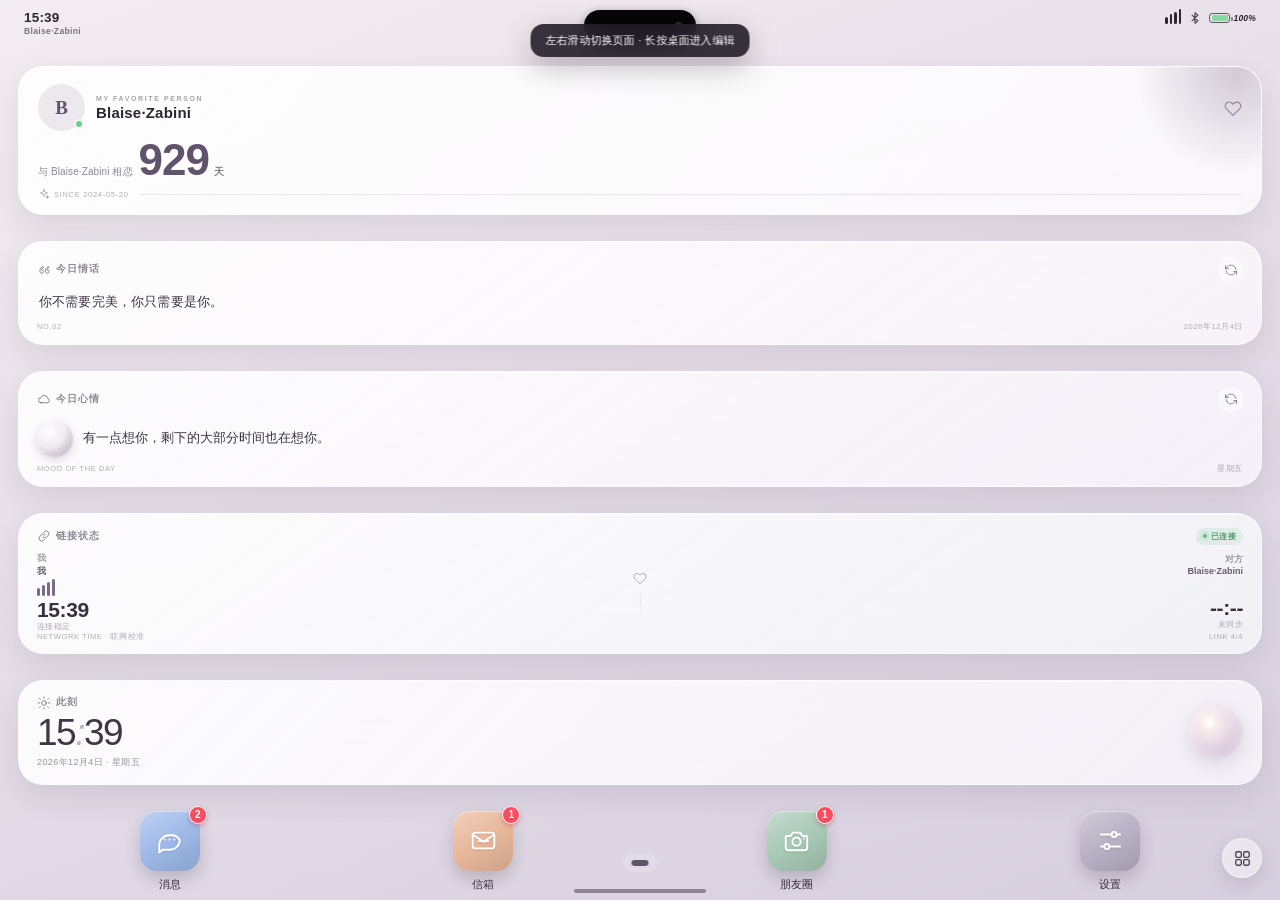
<file: index.html>
<!doctype html>
<html lang="zh-CN">
<head>
<meta charset="utf-8">
<meta name="viewport" content="width=device-width, initial-scale=1, viewport-fit=cover, maximum-scale=1, user-scalable=no">
<meta name="theme-color" content="#e9e2ea">
<title>Blaise · 主页</title>
<link rel="stylesheet" href="css/app.css">
</head>
<body>
<div class="stage-glow"></div>

<div id="phone" class="phone">
  <div id="statusbar" class="statusbar"></div>
  <div id="screen" class="screen">
    <div id="desktop" class="desktop"></div>
    <div id="home-indicator" class="home-indicator"><i></i></div>
  </div>

  <div id="app-layer" class="app-layer"></div>
  <div id="call-layer" class="call-layer"></div>
  <div id="banner-layer" class="banner-layer"></div>
  <div id="overlay-layer" class="overlay-layer"></div>
  <div id="lock-screen" class="lock-screen"></div>
  <div id="island" class="island"><span class="island-lens"></span><div class="island-content"></div></div>
</div>

<div id="toast-layer" class="toast-layer"></div>

<script src="js/icons.js"></script>
<script src="js/store.js"></script>
<script src="js/engine.js"></script>
<script src="js/widgets.js"></script>
<script src="js/call.js"></script>
<script src="js/apps/chat.js"></script>
<script src="js/apps/mailbox.js"></script>
<script src="js/apps/moments.js"></script>
<script src="js/apps/settings.js"></script>
<script src="js/desktop.js"></script>
<script src="js/main.js"></script>
</body>
</html>
</file>
<file: css/app.css>
/* ============================================================
   Blaise Phone · 样式
   ============================================================ */
:root {
  --app-font: -apple-system, BlinkMacSystemFont, "SF Pro Text", "PingFang SC", "Microsoft YaHei", sans-serif;
  --ink: #2b2630;
  --muted: #8a8290;
  --line: rgba(48, 38, 58, .09);
  --paper: #fbf9fb;
  --accent: #7c6a8a;
  --accent-deep: #60506c;
  --accent-soft: rgba(124, 106, 138, .14);
  --accent-glow: rgba(124, 106, 138, .32);
  --status-h: 56px;
  --phone-w: 430px;
  --phone-h: 932px;
  --radius: 26px;
}
* { box-sizing: border-box; -webkit-tap-highlight-color: transparent; }
html, body { height: 100%; }
body {
  margin: 0;
  font-family: var(--app-font);
  color: var(--ink);
  background: #17141c;
  display: flex;
  align-items: center;
  justify-content: center;
  overflow: hidden;
}
button, input, textarea, select { font: inherit; color: inherit; }
button { border: 0; background: none; cursor: pointer; padding: 0; }
button:disabled { opacity: .45; cursor: default; }
input, textarea, select { outline: none; }
img { display: block; max-width: 100%; }
::-webkit-scrollbar { width: 0; height: 0; }
.ic { flex: 0 0 auto; display: block; }

.stage-glow {
  position: fixed; inset: 0; pointer-events: none;
  background:
    radial-gradient(60% 52% at 22% 18%, rgba(154, 122, 148, .28), transparent 70%),
    radial-gradient(44% 46% at 82% 76%, rgba(104, 120, 148, .22), transparent 70%),
    radial-gradient(40% 40% at 55% 40%, rgba(255, 255, 255, .04), transparent 70%);
}
.stage-glow::after {
  content: ""; position: absolute; inset: 0;
  background-image: radial-gradient(rgba(255,255,255,.08) .6px, transparent .6px);
  background-size: 4px 4px; opacity: .22;
}

/* ---------------- 手机外框 ---------------- */
.phone {
  position: relative;
  width: min(var(--phone-w), 100vw);
  height: min(var(--phone-h), 100dvh);
  border-radius: 54px;
  background: #ded4df;
  overflow: hidden;
  isolation: isolate;
  box-shadow: 0 0 0 1px rgba(255,255,255,.08), 0 40px 90px rgba(0,0,0,.58), 0 4px 20px rgba(0,0,0,.35);
  transition: border-radius .3s;
}
@media (max-width: 540px), (max-height: 940px) {
  .phone { width: 100vw; height: 100dvh; border-radius: 0; }
}
.screen { position: absolute; inset: 0; }
.fullscreen { --status-h: 0px; }
.fullscreen .statusbar { display: none; }
.dark-wall { color: #fff; }

/* ---------------- 状态栏 ---------------- */
.statusbar {
  position: absolute; top: 0; left: 0; right: 0; height: var(--status-h);
  z-index: 45; display: flex; align-items: flex-start; justify-content: space-between;
  padding: 10px 24px 0; pointer-events: none; color: #2b2630;
  transition: color .3s;
}
.dark-wall .statusbar { color: #fff; }
.status-left { display: flex; flex-direction: column; gap: 1px; min-width: 0; padding-top: 1px; }
.status-time { font-size: 13.5px; font-weight: 700; letter-spacing: .2px; line-height: 1; }
.status-name { font-size: 8.5px; letter-spacing: .35px; opacity: .6; font-weight: 600; max-width: 122px; overflow: hidden; text-overflow: ellipsis; white-space: nowrap; }
.status-right { margin-left: auto; display: flex; align-items: center; gap: 7px; padding-top: 1px; }
.status-signal { display: flex; align-items: flex-end; gap: 2px; height: 12px; }
.status-signal i { display: block; width: 2.6px; border-radius: 2px; background: currentColor; opacity: .22; }
.status-signal i.on { opacity: 1; }
.status-bt { display: flex; opacity: .85; }
.status-battery { display: flex; align-items: center; gap: 3px; font-size: 8.5px; font-weight: 700; letter-spacing: .2px; }
.battery-shell { width: 21px; height: 10.5px; border: 1.3px solid currentColor; border-radius: 3.2px; padding: 1.3px; position: relative; opacity: .75; }
.battery-shell::after { content: ""; position: absolute; right: -3.4px; top: 3px; width: 2px; height: 4px; background: currentColor; border-radius: 0 1px 1px 0; opacity: .65; }
.battery-shell i { display: block; height: 100%; border-radius: 1.4px; background: currentColor; transition: width .4s; }
.status-battery.charging .battery-shell i { background: #6ad48c; }

/* ---------------- 灵动岛 ---------------- */
.island {
  position: absolute; top: 10px; left: 50%; transform: translateX(-50%);
  width: 112px; height: 31px; border-radius: 20px; background: #060607;
  z-index: 80; overflow: hidden; color: #fff;
  display: flex; align-items: center; justify-content: flex-end;
  padding: 0 13px; transition: width .45s cubic-bezier(.3,.9,.25,1), height .35s;
  box-shadow: 0 2px 8px rgba(0,0,0,.35);
}
.island-lens { position: absolute; right: 14px; width: 7px; height: 7px; border-radius: 50%; background: #171820; box-shadow: inset 0 0 0 1.2px #30323d; transition: opacity .2s; }
.island.expanded { width: 246px; justify-content: flex-start; padding: 0 12px; }
.island.expanded .island-lens { opacity: 0; }
.island-content { display: flex; align-items: center; gap: 6px; width: 100%; min-width: 0; opacity: 0; transition: opacity .25s .1s; }
.island.expanded .island-content { opacity: 1; }
.island-ico { display: flex; opacity: .85; }
.island-text { font-size: 10.5px; font-weight: 500; white-space: nowrap; overflow: hidden; text-overflow: ellipsis; letter-spacing: .1px; }
.island-live { width: 6px; height: 6px; border-radius: 50%; background: #63d68a; box-shadow: 0 0 0 3px rgba(99,214,138,.18); animation: pulse 1.6s infinite; }
.island-call-label { font-size: 9px; color: #90e0a8; font-weight: 700; letter-spacing: .6px; }
.island.call b { font-size: 12px; font-variant-numeric: tabular-nums; letter-spacing: .5px; }

/* ---------------- 桌面 ---------------- */
.desktop { position: absolute; inset: 0; overflow: hidden; }
.wall-paper {
  position: absolute; inset: -24px; z-index: 0;
  background-size: cover; background-position: center;
  transition: filter .35s, background-image .35s;
}
.wall-dim { position: absolute; inset: 0; z-index: 1; background: #100d14; opacity: 0; transition: opacity .3s; pointer-events: none; }
.wall-grain {
  position: absolute; inset: 0; z-index: 1; pointer-events: none; opacity: .18; mix-blend-mode: soft-light;
  background-image: radial-gradient(rgba(255,255,255,.6) .5px, transparent .5px);
  background-size: 3px 3px;
}
.desktop-pages {
  position: absolute; top: var(--status-h); bottom: 0; left: 0; right: 0;
  display: flex; overflow-x: auto; overflow-y: hidden;
  scroll-snap-type: x mandatory; scroll-behavior: smooth; z-index: 2;
  transition: top .25s;
}
.desktop-page { flex: 0 0 100%; width: 100%; min-width: 0; height: 100%; scroll-snap-align: start; scroll-snap-stop: always; position: relative; }
.page-scroll { height: 100%; width: 100%; overflow-y: auto; overflow-x: hidden; padding: 10px 18px 96px; overscroll-behavior: contain; }
.page-bottom-space { height: 8px; }
.desktop-grid { display: grid; grid-template-columns: repeat(4, minmax(0, 1fr)); gap: 26px 10px; align-content: start; min-width: 0; }
.desk-item { position: relative; min-width: 0; }
.desk-widget { grid-column: 1 / -1; min-width: 0; }
.desk-widget .widget { min-width: 0; }
.desk-app-item { display: flex; justify-content: center; }
.desk-app { width: 100%; display: flex; flex-direction: column; align-items: center; }
.app-icon-wrap { position: relative; width: 60px; height: 60px; display: block; margin: 0 auto; }
.app-icon {
  width: 60px; height: 60px; border-radius: 17px; display: flex; align-items: center; justify-content: center;
  background: var(--app-color, #b8b0c4); color: #fff; position: relative; overflow: hidden;
  box-shadow: 0 8px 16px rgba(37, 28, 45, .18), inset 0 1px 0 rgba(255,255,255,.45);
}
.app-icon::before { content: ""; position: absolute; inset: 0; background: linear-gradient(150deg, rgba(255,255,255,.35), rgba(255,255,255,0) 52%, rgba(0,0,0,.12)); }
.app-icon .ic { position: relative; z-index: 1; filter: drop-shadow(0 1px 1px rgba(0,0,0,.1)); }
.app-icon img { width: 100%; height: 100%; object-fit: cover; border-radius: inherit; }
.app-name { font-size: 10.5px; font-weight: 500; margin-top: 7px; text-align: center; color: #332c39; text-shadow: 0 1px 5px rgba(255,255,255,.35); max-width: 78px; white-space: nowrap; overflow: hidden; text-overflow: ellipsis; }
.dark-wall .app-name { color: #fff; text-shadow: 0 1px 6px rgba(0,0,0,.55); }
.app-badge { position: absolute; top: -5px; right: -7px; min-width: 18px; height: 18px; padding: 0 5px; background: #fa4d5f; color: #fff; border-radius: 10px; font-size: 10px; font-weight: 800; display: flex; align-items: center; justify-content: center; border: 1.5px solid rgba(255,255,255,.92); z-index: 4; box-shadow: 0 2px 5px rgba(180,20,50,.3); }
.app-missing { opacity: .4; }

.desk-widget .widget { border-radius: 25px; }
.widget {
  position: relative; overflow: hidden;
  background: rgba(255,255,255,.62);
  border: 1px solid rgba(255,255,255,.62);
  box-shadow: 0 12px 30px rgba(50, 35, 60, .1), inset 0 1px 0 rgba(255,255,255,.7);
  backdrop-filter: blur(24px) saturate(1.15); -webkit-backdrop-filter: blur(24px) saturate(1.15);
}
.widget-missing { padding: 24px; text-align: center; color: var(--muted); font-size: 12px; }
.item-del {
  position: absolute; top: -6px; left: -4px; width: 21px; height: 21px; border-radius: 50%;
  background: #fff; color: #2b2630; display: flex; align-items: center; justify-content: center;
  z-index: 12; box-shadow: 0 2px 6px rgba(0,0,0,.2); border: 1px solid rgba(0,0,0,.06);
}
.desk-widget .item-del { top: -8px; left: -6px; }
.desk-item .item-del { display: none; }
.phone.editing .desk-item .item-del { display: flex; }
.phone.editing .desk-item { animation: jiggle 2.4s ease-in-out infinite; }
.phone.editing .desk-item:nth-child(2n) { animation-delay: .12s; }
.phone.editing .desk-item:nth-child(3n) { animation-delay: .26s; }
.desk-widget .item-del { animation: none; }
.phone.editing .desk-item { touch-action: none; }
.drag-ghost { position: fixed; z-index: 500; pointer-events: none; opacity: .88; transform-origin: center; filter: drop-shadow(0 18px 26px rgba(0,0,0,.25)); }
.drag-origin { opacity: .18; }
.dragging { cursor: grabbing; }
.dragging * { cursor: grabbing !important; }
@keyframes jiggle { 0%,100% { transform: rotate(-.35deg); } 50% { transform: rotate(.35deg); } }

.page-dots {
  position: absolute; left: 50%; bottom: 28px; transform: translateX(-50%);
  display: flex; align-items: center; gap: 6px; z-index: 6;
  padding: 6px 9px; border-radius: 13px;
  background: rgba(255,255,255,.18); backdrop-filter: blur(10px); -webkit-backdrop-filter: blur(10px);
}
.dark-wall .page-dots { background: rgba(0,0,0,.18); }
.page-dots button { width: 6px; height: 6px; border-radius: 4px; background: rgba(40,30,50,.28); transition: .25s; }
.dark-wall .page-dots button { background: rgba(255,255,255,.35); }
.page-dots button.active { width: 17px; background: var(--accent-deep); }
.dark-wall .page-dots button.active { background: #fff; }
.page-dots .dot-add { width: 15px; height: 15px; display: flex; align-items: center; justify-content: center; background: rgba(255,255,255,.35); }
.desk-fab {
  position: absolute; right: 18px; bottom: 22px; z-index: 7;
  width: 40px; height: 40px; border-radius: 50%; display: flex; align-items: center; justify-content: center;
  background: rgba(255,255,255,.46); color: #4a4054; backdrop-filter: blur(16px);
  border: 1px solid rgba(255,255,255,.5); box-shadow: 0 6px 18px rgba(40,30,50,.13);
}
.dark-wall .desk-fab { background: rgba(0,0,0,.28); color: #fff; border-color: rgba(255,255,255,.12); }
.edit-top {
  position: absolute; top: calc(var(--status-h) + 4px); left: 16px; right: 16px; z-index: 8;
  display: flex; align-items: center; justify-content: space-between; font-size: 10px; color: rgba(40,30,50,.6);
  padding: 4px 6px; pointer-events: none;
}
.dark-wall .edit-top { color: rgba(255,255,255,.75); }
.edit-done { pointer-events: auto; padding: 7px 16px; border-radius: 20px; background: var(--accent-deep); color: #fff; font-size: 11px; font-weight: 700; box-shadow: 0 4px 12px var(--accent-glow); }
.add-tile {
  width: 60px; height: 60px; border-radius: 18px; border: 1.4px dashed rgba(70,55,80,.32);
  display: flex; flex-direction: column; align-items: center; justify-content: center; gap: 1px;
  color: rgba(55,45,65,.55); font-size: 8px; margin: 0 auto; background: rgba(255,255,255,.12);
}
.add-tile span { font-size: 8px; }
.home-indicator { position: absolute; left: 50%; bottom: 7px; transform: translateX(-50%); z-index: 50; pointer-events: none; }
.home-indicator i { display: block; width: 132px; height: 4px; border-radius: 3px; background: rgba(35,28,42,.42); }
.dark-wall .home-indicator i { background: rgba(255,255,255,.55); }

/* ---------------- 小组件 ---------------- */
.widget-label { display: flex; align-items: center; gap: 5px; font-size: 9.5px; font-weight: 700; letter-spacing: .9px; color: rgba(48,38,58,.55); text-transform: uppercase; }
.widget-mini { width: 25px; height: 25px; border-radius: 50%; display: flex; align-items: center; justify-content: center; color: rgba(48,38,58,.5); background: rgba(255,255,255,.42); border: 1px solid rgba(255,255,255,.55); }

.love-card { position: relative; padding: 17px 19px 14px; background: linear-gradient(130deg, rgba(255,255,255,.76), rgba(255,255,255,.38)); }
.love-card::before { content: ""; position: absolute; width: 210px; height: 210px; right: -80px; top: -100px; border-radius: 50%; background: radial-gradient(circle, var(--accent-glow), transparent 68%); }
.love-card::after { content: ""; position: absolute; width: 150px; height: 150px; left: -60px; bottom: -100px; border-radius: 50%; background: radial-gradient(circle, rgba(255,255,255,.55), transparent 70%); }
.love-top { display: flex; align-items: center; gap: 11px; position: relative; z-index: 1; }
.love-avatar { position: relative; width: 47px; height: 47px; flex: 0 0 auto; }
.love-avatar .avatar { width: 47px; height: 47px; font-size: 19px; }
.love-online { position: absolute; right: 1px; bottom: 2px; width: 10px; height: 10px; border-radius: 50%; background: #6fce8e; border: 2px solid #f8f3f8; }
.love-id { min-width: 0; }
.love-kicker { font-size: 7px; font-weight: 800; letter-spacing: 1.6px; color: rgba(48,38,58,.42); margin-bottom: 2px; }
.love-name { font-size: 15px; font-weight: 700; letter-spacing: .2px; white-space: nowrap; overflow: hidden; text-overflow: ellipsis; }
.love-heart { margin-left: auto; color: var(--accent); opacity: .75; }
.love-days { display: flex; align-items: baseline; gap: 5px; margin-top: 9px; position: relative; z-index: 1; }
.love-pre { font-size: 10px; color: rgba(48,38,58,.55); letter-spacing: .1px; }
.love-num { font-size: 44px; font-weight: 800; letter-spacing: -1px; line-height: .92; color: var(--accent-deep); font-variant-numeric: tabular-nums; margin-left: 1px; }
.love-unit { font-size: 10px; font-weight: 600; color: rgba(48,38,58,.6); }
.love-foot { display: flex; align-items: center; gap: 4px; margin-top: 8px; font-size: 7.5px; letter-spacing: .7px; color: rgba(48,38,58,.36); text-transform: uppercase; position: relative; z-index: 1; }
.love-line { flex: 1; height: 1px; background: rgba(48,38,58,.1); margin-left: 6px; }

.quote-card { padding: 15px 18px 12px; background: linear-gradient(145deg, rgba(255,255,255,.72), rgba(250,244,249,.42)); }
.quote-head, .mood-head, .link-head { display: flex; align-items: center; justify-content: space-between; gap: 8px; }
.quote-text { margin: 10px 2px 9px; font-size: 13px; line-height: 1.55; color: #3a3240; letter-spacing: .15px; font-weight: 500; }
.quote-foot { display: flex; align-items: center; justify-content: space-between; font-size: 7.5px; letter-spacing: .6px; color: rgba(48,38,58,.36); text-transform: uppercase; }
.mood-card { padding: 15px 18px 12px; background: linear-gradient(145deg, rgba(255,255,255,.7), rgba(244,240,250,.42)); }
.mood-body { display: flex; align-items: center; gap: 10px; margin: 9px 0 7px; }
.mood-orb { width: 36px; height: 36px; border-radius: 50%; flex: 0 0 auto; background: radial-gradient(circle at 35% 30%, #fff, var(--accent-soft) 45%, var(--accent) 100%); box-shadow: inset 0 0 10px rgba(255,255,255,.6), 0 3px 10px var(--accent-glow); opacity: .8; }
.mood-body p { margin: 0; font-size: 12.5px; line-height: 1.5; color: #3a3240; }

.link-card { padding: 14px 18px 11px; background: linear-gradient(145deg, rgba(255,255,255,.7), rgba(240,244,247,.42)); }
.link-card.is-off { opacity: .72; filter: saturate(.6); }
.link-pill { display: flex; align-items: center; gap: 4px; font-size: 8px; font-weight: 700; letter-spacing: .4px; padding: 3px 7px; border-radius: 8px; background: rgba(80,70,90,.08); color: rgba(48,38,58,.5); }
.link-pill i { width: 4px; height: 4px; border-radius: 50%; background: #bbb; }
.link-pill.on { background: rgba(92,190,128,.13); color: #4a9b68; }
.link-pill.on i { background: #60c17e; box-shadow: 0 0 0 3px rgba(96,193,126,.14); }
.link-cols { display: flex; align-items: center; justify-content: space-between; gap: 8px; margin-top: 8px; }
.link-col { flex: 1; min-width: 0; }
.link-col.right { text-align: right; }
.link-who { font-size: 8.5px; font-weight: 600; color: rgba(48,38,58,.44); margin-bottom: 5px; }
.link-who span { color: rgba(48,38,58,.72); font-size: 9px; display: block; white-space: nowrap; overflow: hidden; text-overflow: ellipsis; }
.link-time { font-size: 21px; font-weight: 700; letter-spacing: -.4px; color: #38303e; font-variant-numeric: tabular-nums; margin-top: 1px; }
.link-state { font-size: 7.5px; color: rgba(48,38,58,.38); letter-spacing: .4px; }
.link-mid { display: flex; flex-direction: column; align-items: center; gap: 4px; color: var(--accent); opacity: .55; width: 40px; }
.link-mid i { width: 1px; height: 24px; background: linear-gradient(to bottom, transparent, rgba(48,38,58,.16), transparent); }
.signal-bars { display: flex; align-items: flex-end; gap: 2px; height: 13px; margin: 2px 0; }
.signal-bars.right { justify-content: flex-end; }
.signal-bars i { display: block; width: 3px; border-radius: 2px; background: rgba(48,38,58,.16); }
.signal-bars i.on { background: var(--accent); }
.signal-bars.sm { justify-content: flex-end; }
.signal-bars.off-bars i { background: rgba(48,38,58,.1); }
.link-col.right .signal-bars { justify-content: flex-end; }
.clock-card { padding: 15px 18px; display: flex; align-items: center; justify-content: space-between; background: linear-gradient(135deg, rgba(255,255,255,.68), rgba(247,243,250,.4)); }
.clock-time { display: flex; align-items: baseline; font-size: 37px; font-weight: 300; letter-spacing: -1.5px; color: #403645; font-variant-numeric: tabular-nums; line-height: 1; margin: 4px 0 5px; }
.clock-time i { opacity: .35; animation: blink 2s steps(1) infinite; }
.clock-date { font-size: 9px; color: rgba(48,38,58,.48); letter-spacing: .4px; }
.clock-orb { width: 54px; height: 54px; border-radius: 50%; position: relative; background: radial-gradient(circle at 38% 32%, #fff9f0, #e9d9e7 42%, #b9a4c2 100%); box-shadow: inset 0 0 14px rgba(255,255,255,.8), 0 5px 18px rgba(120,90,130,.2); }
.clock-orb::after { content: ""; position: absolute; width: 10px; height: 10px; border-radius: 50%; top: 12px; left: 15px; background: rgba(255,255,255,.7); filter: blur(1px); }
@keyframes blink { 0%, 49% { opacity: .35; } 50%, 100% { opacity: .12; } }
.avatar { display: inline-flex; align-items: center; justify-content: center; border-radius: 50%; background-size: cover; background-position: center; background-color: var(--accent-soft); color: var(--accent-deep); font-weight: 700; overflow: hidden; flex: 0 0 auto; }
.avatar-letter { font-family: "Times New Roman", "Songti SC", serif; font-size: 22px; }

/* ---------------- 应用层 ---------------- */
.app-layer { position: absolute; inset: 0; z-index: 40; pointer-events: none; }
.app-layer.active { pointer-events: auto; }
.app-window {
  position: absolute; inset: 0; padding-top: var(--status-h);
  background: #f7f4f7; display: flex; flex-direction: column; overflow: hidden;
  opacity: 0; transform: scale(.965); transform-origin: 50% 42%;
  transition: opacity .28s, transform .32s cubic-bezier(.2,.9,.25,1);
}
.app-window.open { opacity: 1; transform: scale(1); }
.app-window.closing { opacity: 0; transform: scale(.98); }
.fullscreen .app-window { padding-top: 0; }
.app-top {
  flex: 0 0 auto; height: 54px; display: flex; align-items: center; gap: 8px;
  padding: 0 14px; position: relative; z-index: 3;
  background: rgba(250,248,250,.72); backdrop-filter: blur(22px); -webkit-backdrop-filter: blur(22px);
  border-bottom: 1px solid rgba(50,40,60,.06);
}
.icon-btn { width: 34px; height: 34px; border-radius: 50%; display: flex; align-items: center; justify-content: center; color: #4b4253; }
.icon-btn:active { background: rgba(0,0,0,.06); }
.app-top-title { flex: 1; text-align: center; min-width: 0; }
.app-top-title h1 { font-size: 15px; font-weight: 700; margin: 0; letter-spacing: .3px; }
.app-top-title span { font-size: 8px; letter-spacing: 1.4px; text-transform: uppercase; color: var(--muted); display: block; margin-top: 2px; }
.app-crash { margin: auto; padding: 30px; text-align: center; color: var(--muted); }
.app-crash b { display: block; color: var(--ink); margin-bottom: 8px; }

/* ---------------- 通知条幅 ---------------- */
.banner-layer { position: absolute; top: calc(var(--status-h) + 6px); left: 12px; right: 12px; z-index: 92; display: flex; flex-direction: column; gap: 7px; pointer-events: none; }
.notification-banner {
  pointer-events: auto; width: 100%; display: flex; align-items: center; gap: 9px; text-align: left;
  padding: 10px 12px; border-radius: 18px;
  background: rgba(252,250,252,.86); backdrop-filter: blur(26px) saturate(1.2); -webkit-backdrop-filter: blur(26px);
  box-shadow: 0 10px 30px rgba(35,25,45,.2), inset 0 1px 0 rgba(255,255,255,.8);
  border: 1px solid rgba(255,255,255,.65);
  opacity: 0; transform: translateY(-14px) scale(.97); transition: .32s cubic-bezier(.2,.9,.25,1);
}
.notification-banner.show { opacity: 1; transform: none; }
.nb-icon { width: 34px; height: 34px; border-radius: 10px; background: var(--accent-soft); color: var(--accent-deep); display: flex; align-items: center; justify-content: center; flex: 0 0 auto; }
.nb-copy { display: flex; flex-direction: column; min-width: 0; flex: 1; gap: 1px; }
.nb-copy b { font-size: 11px; font-weight: 700; }
.nb-copy span { font-size: 10px; color: #6d6474; white-space: nowrap; overflow: hidden; text-overflow: ellipsis; }
.nb-time { font-size: 8px; color: #9a92a2; align-self: flex-start; }

/* ---------------- 弹层 ---------------- */
.overlay-layer { position: absolute; inset: 0; z-index: 100; pointer-events: none; }
.overlay-layer > * { pointer-events: auto; }
.sheet-overlay {
  position: absolute; inset: 0; display: flex; align-items: flex-end;
  background: rgba(20,15,26,.32); backdrop-filter: blur(5px); -webkit-backdrop-filter: blur(5px);
  opacity: 0; transition: opacity .25s;
}
.sheet-overlay.show { opacity: 1; }
.sheet {
  width: 100%; max-height: 89%; display: flex; flex-direction: column;
  background: var(--paper); border-radius: 30px 30px 0 0;
  box-shadow: 0 -14px 50px rgba(30,20,40,.22);
  transform: translateY(34px); transition: transform .32s cubic-bezier(.2,.9,.25,1);
  padding-bottom: env(safe-area-inset-bottom);
}
.sheet-overlay.show .sheet { transform: translateY(0); }
.sheet-grab { padding: 9px 0 3px; cursor: grab; touch-action: none; }
.sheet-grab i { display: block; width: 36px; height: 4px; border-radius: 3px; background: rgba(50,40,60,.16); margin: 0 auto; }
.sheet-head { display: flex; align-items: flex-start; justify-content: space-between; gap: 10px; padding: 7px 20px 10px; }
.sheet-head h2 { margin: 0; font-size: 18px; font-weight: 700; letter-spacing: .2px; }
.sheet-head p { margin: 3px 0 0; font-size: 9px; letter-spacing: .5px; color: var(--muted); text-transform: uppercase; }
.sheet-close { width: 28px; height: 28px; border-radius: 50%; background: rgba(50,40,60,.06); display: flex; align-items: center; justify-content: center; color: #6a6072; flex: 0 0 auto; }
.sheet-content { overflow-y: auto; padding: 2px 20px 18px; overscroll-behavior: contain; }
.sheet-footer { display: flex; gap: 9px; padding: 10px 20px calc(16px + env(safe-area-inset-bottom)); border-top: 1px solid rgba(50,40,60,.06); background: rgba(251,249,251,.9); }
.sheet-footer .btn { flex: 1; }

/* 通用控件 */
.btn { display: inline-flex; align-items: center; justify-content: center; gap: 5px; padding: 11px 16px; border-radius: 14px; font-size: 12px; font-weight: 600; transition: .2s; border: 1px solid transparent; }
.btn.primary { background: var(--accent-deep); color: #fff; box-shadow: 0 6px 16px var(--accent-glow); }
.btn.soft { background: rgba(124,106,138,.09); color: var(--accent-deep); border-color: rgba(124,106,138,.1); }
.btn.ghost { background: rgba(50,40,60,.045); color: #6b6273; }
.btn.danger { background: rgba(214,74,96,.1); color: #c34156; border-color: rgba(214,74,96,.12); }
.btn.full { width: 100%; }
.btn:active { transform: scale(.98); }
.btn-row { display: flex; gap: 8px; margin: 8px 0; flex-wrap: wrap; }
.btn-row .btn { flex: 1; }
.mini-btn { display: inline-flex; align-items: center; gap: 4px; padding: 6px 9px; border-radius: 9px; background: rgba(50,40,60,.05); color: #6b6273; font-size: 9.5px; font-weight: 600; white-space: nowrap; }
.mini-btn.active { background: var(--accent-soft); color: var(--accent-deep); }
.mini-btn.danger { color: #c34156; background: rgba(214,74,96,.08); }
.field { display: flex; flex-direction: column; gap: 5px; margin: 10px 0; }
.field > span { font-size: 9.5px; font-weight: 600; letter-spacing: .3px; color: #8b8294; }
.field input, .field textarea, .field select {
  width: 100%; border: 1px solid rgba(50,40,60,.08); background: rgba(255,255,255,.68);
  border-radius: 12px; padding: 10px 12px; font-size: 13px; color: var(--ink); resize: vertical;
}
.field input:focus, .field textarea:focus, .field select:focus { border-color: var(--accent); box-shadow: 0 0 0 3px var(--accent-soft); }
.field textarea { line-height: 1.55; }
.editor-hint { font-size: 9.5px; line-height: 1.55; color: #918899; margin: 8px 0; }
.editor-hint.center { text-align: center; }
.field input[type="color"] { padding: 3px; height: 38px; }
.editor-quote { background: rgba(124,106,138,.06); border-left: 2px solid var(--accent); border-radius: 4px 12px 12px 4px; padding: 11px 13px; font-size: 12px; line-height: 1.6; color: #4d4355; margin: 4px 0 10px; }
.editor-avatar-row { display: flex; align-items: center; gap: 12px; margin-bottom: 10px; }
.editor-avatar-row b { font-size: 12px; display: block; }
.editor-avatar-row small { font-size: 9px; color: var(--muted); }
.editor-avatar { position: relative; width: 58px; height: 58px; border-radius: 50%; }
.editor-avatar .avatar { width: 58px; height: 58px; font-size: 23px; }
.editor-avatar > span { position: absolute; right: -2px; bottom: 0; width: 22px; height: 22px; border-radius: 50%; background: var(--accent-deep); color: #fff; display: flex; align-items: center; justify-content: center; border: 2px solid var(--paper); }
.confirm-text { font-size: 12.5px; line-height: 1.65; color: #605768; margin: 4px 0 6px; }
.switch { width: 42px; height: 25px; border-radius: 14px; background: rgba(50,40,60,.13); position: relative; transition: background .25s; flex: 0 0 auto; }
.switch i { position: absolute; top: 2.5px; left: 2.5px; width: 20px; height: 20px; border-radius: 50%; background: #fff; box-shadow: 0 2px 5px rgba(30,20,40,.2); transition: transform .25s cubic-bezier(.2,.9,.25,1); }
.switch.on { background: var(--accent); }
.switch.on i { transform: translateX(17px); }

/* 锁屏 */
.lock-screen { position: absolute; inset: 0; z-index: 110; color: #fff; opacity: 0; pointer-events: none; transition: opacity .35s; overflow: hidden; }
.lock-screen.show { opacity: 1; pointer-events: auto; }
.lock-wall { position: absolute; inset: -20px; background-size: cover; background-position: center; filter: blur(2px); }
.lock-shade { position: absolute; inset: 0; background: linear-gradient(to bottom, rgba(10,8,14,.15), rgba(10,8,14,.5)); }
.lock-top { position: absolute; top: 24px; left: 0; right: 0; display: flex; align-items: center; justify-content: center; gap: 5px; font-size: 9px; letter-spacing: 1px; opacity: .72; }
.lock-center { position: absolute; top: 76px; left: 0; right: 0; text-align: center; }
.lock-time { display: flex; align-items: baseline; justify-content: center; font-size: 66px; font-weight: 250; letter-spacing: -3px; line-height: 1; font-variant-numeric: tabular-nums; }
.lock-time b { font-weight: 250; }
.lock-time i { opacity: .55; font-style: normal; animation: blink 2s steps(1) infinite; }
.lock-date { margin-top: 8px; font-size: 11px; opacity: .72; letter-spacing: .8px; }
.lock-notes { position: absolute; left: 15px; right: 15px; bottom: 130px; display: flex; flex-direction: column; gap: 7px; }
.lock-note { display: flex; align-items: center; gap: 9px; text-align: left; padding: 10px 11px; border-radius: 15px; background: rgba(255,255,255,.16); backdrop-filter: blur(20px); border: 1px solid rgba(255,255,255,.16); color: #fff; }
.lock-note-ico { width: 28px; height: 28px; border-radius: 8px; background: rgba(255,255,255,.16); display: flex; align-items: center; justify-content: center; }
.lock-note span:nth-child(2) { display: flex; flex-direction: column; min-width: 0; flex: 1; }
.lock-note b { font-size: 10px; }
.lock-note em { font-style: normal; font-size: 9.5px; opacity: .72; white-space: nowrap; overflow: hidden; text-overflow: ellipsis; }
.lock-note small { font-size: 8px; opacity: .55; }
.lock-empty { text-align: center; font-size: 10px; opacity: .5; }
.lock-bottom { position: absolute; left: 0; right: 0; bottom: 26px; text-align: center; font-size: 9px; letter-spacing: .8px; opacity: .7; }
.lock-bottom span { display: inline-flex; align-items: center; gap: 4px; }
.lock-bar { display: block; width: 132px; height: 4px; border-radius: 3px; background: rgba(255,255,255,.7); margin: 16px auto 0; }

/* ---------------- 聊天 ---------------- */
.chat-app { background: #e9e2e9; }
.chat-shell { display: flex; flex-direction: column; height: 100%; position: relative; }
.chat-top { flex: 0 0 auto; height: 52px; display: flex; align-items: center; gap: 4px; padding: 0 8px; position: relative; z-index: 5; background: rgba(250,248,250,.76); backdrop-filter: blur(24px); border-bottom: 1px solid rgba(50,40,60,.055); }
.chat-title { flex: 1; text-align: center; min-width: 0; }
.chat-title-name { font-size: 14px; font-weight: 700; white-space: nowrap; overflow: hidden; text-overflow: ellipsis; letter-spacing: .2px; }
.chat-title-sub { font-size: 8.5px; color: #8e8497; margin-top: 1px; letter-spacing: .3px; }
.chat-main { flex: 1; position: relative; overflow: hidden; }
.chat-wallpaper { position: absolute; inset: 0; background-size: cover; background-position: center; transition: background-image .3s; }
.chat-wallpaper::after { content: ""; position: absolute; inset: 0; background: #141018; opacity: var(--chat-dim, .18); }
.chat-scroll { position: absolute; inset: 0; z-index: 1; overflow-y: auto; padding: 14px 13px 20px; overscroll-behavior: contain; }
.chat-day { text-align: center; margin: 12px 0 14px; }
.chat-day span { display: inline-block; padding: 3px 8px; border-radius: 8px; font-size: 8px; color: #7b7283; background: rgba(255,255,255,.42); letter-spacing: .2px; }
.msg-row { display: flex; align-items: flex-start; gap: 7px; margin: 9px 0; }
.msg-row.mine { flex-direction: row-reverse; }
.msg-avatar { width: 33px; height: 33px; flex: 0 0 auto; border-radius: 10px; overflow: hidden; }
.msg-avatar .avatar { width: 33px; height: 33px; font-size: 13px; border-radius: 10px; }
.msg-avatar-inner { display: flex; }
.msg-stack { max-width: calc(100% - 62px); display: flex; flex-direction: column; align-items: flex-start; }
.msg-row.mine .msg-stack { align-items: flex-end; }
.msg-bubble { padding: 9px 12px; border-radius: 16px; border-top-left-radius: 5px; background: rgba(255,255,255,.94); font-size: var(--chat-font, 15px); line-height: 1.52; color: #332c3a; box-shadow: 0 2px 7px rgba(40,30,50,.07); white-space: pre-wrap; word-break: break-word; letter-spacing: .1px; }
.msg-row.mine .msg-bubble { background: linear-gradient(140deg, var(--accent), var(--accent-deep)); color: #fff; border-radius: 16px; border-top-left-radius: 16px; border-bottom-right-radius: 5px; box-shadow: 0 3px 10px var(--accent-glow); }
.msg-image { max-width: 190px; max-height: 240px; border-radius: 13px; object-fit: cover; cursor: zoom-in; box-shadow: 0 3px 10px rgba(30,20,40,.12); }
.msg-sticker { max-width: 128px; max-height: 128px; border-radius: 8px; object-fit: contain; }
.voice-bubble { display: flex; align-items: center; gap: 8px; padding: 10px 13px; border-radius: 16px; border-top-left-radius: 5px; background: rgba(255,255,255,.94); color: #3d3545; box-shadow: 0 2px 7px rgba(40,30,50,.07); max-width: 200px; }
.msg-row.mine .voice-bubble { background: linear-gradient(140deg, var(--accent), var(--accent-deep)); color: #fff; border-radius: 16px; border-top-left-radius: 16px; border-bottom-right-radius: 5px; }
.voice-waves { display: flex; align-items: center; gap: 2px; height: 14px; }
.voice-waves i { width: 2px; height: 5px; border-radius: 2px; background: currentColor; opacity: .55; }
.voice-waves i:nth-child(2) { height: 10px; } .voice-waves i:nth-child(3) { height: 13px; } .voice-waves i:nth-child(4) { height: 7px; }
.voice-bubble.playing .voice-waves i { animation: wave .6s ease-in-out infinite alternate; }
.voice-bubble.playing .voice-waves i:nth-child(2) { animation-delay: .12s; } .voice-bubble.playing .voice-waves i:nth-child(3) { animation-delay: .24s; } .voice-bubble.playing .voice-waves i:nth-child(4) { animation-delay: .36s; }
.voice-dur { font-size: 10px; opacity: .7; margin-left: auto; }
.voice-dot { width: 5px; height: 5px; border-radius: 50%; background: #f06b7c; }
@keyframes wave { from { transform: scaleY(.5); } to { transform: scaleY(1.25); } }
.redpacket-bubble { display: flex; align-items: center; gap: 9px; width: 210px; padding: 11px 12px; border-radius: 14px; background: linear-gradient(140deg, #f4a261, #e76f51); color: #fff; box-shadow: 0 5px 14px rgba(210,90,55,.25); text-align: left; }
.msg-row.mine .redpacket-bubble { background: linear-gradient(140deg, #f0a06a, #d9684d); }
.redpacket-bubble.is-opened { opacity: .6; filter: saturate(.7); }
.rp-symbol { width: 37px; height: 37px; border-radius: 50%; background: rgba(255,255,255,.18); display: flex; align-items: center; justify-content: center; }
.rp-copy { display: flex; flex-direction: column; gap: 2px; flex: 1; min-width: 0; }
.rp-copy b { font-size: 11px; font-weight: 600; white-space: nowrap; overflow: hidden; text-overflow: ellipsis; }
.rp-copy em { font-style: normal; font-size: 8px; opacity: .7; }
.rp-arrow { opacity: .55; }
.chat-pat, .chat-call { text-align: center; font-size: 8.5px; color: #776d80; margin: 9px 0; display: flex; align-items: center; justify-content: center; gap: 4px; }
.chat-pat span, .chat-call span { background: rgba(255,255,255,.34); padding: 3px 8px; border-radius: 8px; }
.chat-pat { color: #8b728c; }
.chat-call .ic { opacity: .55; }
.typing-row { display: flex; align-items: flex-start; gap: 7px; margin: 9px 0; }
.typing-bubble { padding: 12px 14px; border-radius: 15px; border-top-left-radius: 5px; background: rgba(255,255,255,.9); display: flex; gap: 4px; box-shadow: 0 2px 7px rgba(40,30,50,.07); }
.typing-bubble i { width: 5px; height: 5px; border-radius: 50%; background: #a89dab; animation: typing 1.2s infinite; }
.typing-bubble i:nth-child(2) { animation-delay: .18s; } .typing-bubble i:nth-child(3) { animation-delay: .36s; }
@keyframes typing { 0%,60%,100% { transform: translateY(0); opacity: .4; } 30% { transform: translateY(-3px); opacity: 1; } }
.chat-empty { padding: 70px 30px; text-align: center; color: #7b7183; }
.chat-empty span { display: inline-flex; color: rgba(80,65,90,.3); margin-bottom: 10px; }
.chat-empty p { font-size: 11px; line-height: 1.7; margin: 0; }
.composer { flex: 0 0 auto; position: relative; z-index: 6; background: rgba(250,248,250,.88); backdrop-filter: blur(26px); -webkit-backdrop-filter: blur(26px); border-top: 1px solid rgba(50,40,60,.06); padding: 7px 8px calc(7px + env(safe-area-inset-bottom)); }
.composer-bar { display: flex; align-items: flex-end; gap: 5px; }
.composer-btn { width: 31px; height: 38px; display: flex; align-items: center; justify-content: center; color: #5b5164; border-radius: 10px; flex: 0 0 auto; }
.composer-btn:active { background: rgba(50,40,60,.06); }
.auto-btn { color: var(--accent-deep); }
.input-wrap { flex: 1; position: relative; min-width: 0; background: rgba(255,255,255,.78); border: 1px solid rgba(50,40,60,.07); border-radius: 18px; padding: 5px 36px 5px 12px; min-height: 38px; display: flex; align-items: center; }
.input-wrap textarea { width: 100%; border: 0; background: none; resize: none; font-size: 14px; line-height: 1.45; max-height: 92px; padding: 2px 0; color: #2f2835; }
.input-wrap textarea::placeholder { color: #a49aa9; }
.send-btn { position: absolute; right: 4px; bottom: 4px; width: 29px; height: 29px; border-radius: 50%; background: var(--accent-deep); color: #fff; display: flex; align-items: center; justify-content: center; opacity: 0; transform: scale(.7); transition: .2s; pointer-events: none; }
.send-btn.visible { opacity: 1; transform: scale(1); pointer-events: auto; }
.emoji-panel, .more-panel { position: absolute; left: 0; right: 0; bottom: 100%; background: rgba(251,249,251,.96); backdrop-filter: blur(26px); border-top: 1px solid rgba(50,40,60,.06); box-shadow: 0 -12px 30px rgba(30,20,40,.08); transform: translateY(10px); opacity: 0; pointer-events: none; transition: .22s; max-height: 250px; overflow-y: auto; padding: 10px 12px; }
.emoji-panel.open, .more-panel.open { transform: translateY(0); opacity: 1; pointer-events: auto; }
.emoji-tabs { display: flex; gap: 6px; margin-bottom: 8px; }
.emoji-tabs button { padding: 4px 10px; border-radius: 8px; font-size: 9px; color: #857b8d; }
.emoji-tabs button.active { background: var(--accent-soft); color: var(--accent-deep); font-weight: 700; }
.emoji-grid { display: grid; grid-template-columns: repeat(8, 1fr); gap: 2px; }
.emoji-grid button { height: 34px; font-size: 21px; border-radius: 8px; }
.emoji-grid button:active { background: rgba(0,0,0,.05); }
.emoji-grid.kao { display: none; grid-template-columns: repeat(2, 1fr); }
.emoji-grid.kao button { height: 30px; font-size: 11px; }
.more-grid { display: grid; grid-template-columns: repeat(4, 1fr); gap: 13px 4px; padding: 4px 0 6px; }
.more-grid button { display: flex; flex-direction: column; align-items: center; gap: 7px; }
.more-grid button span { width: 46px; height: 46px; border-radius: 15px; background: #fff; display: flex; align-items: center; justify-content: center; color: #5a5063; box-shadow: 0 3px 9px rgba(40,30,50,.06); border: 1px solid rgba(50,40,60,.045); }
.more-grid button em { font-style: normal; font-size: 9px; color: #756b7d; }
.record-hud { position: absolute; left: 50%; bottom: 92px; transform: translateX(-50%); z-index: 20; width: 190px; padding: 14px 16px; border-radius: 20px; background: rgba(35,28,42,.8); backdrop-filter: blur(18px); color: #fff; text-align: center; box-shadow: 0 12px 30px rgba(0,0,0,.3); }
.record-hud b { display: block; font-size: 18px; margin: 6px 0 2px; font-variant-numeric: tabular-nums; }
.record-hud small { font-size: 8px; opacity: .6; }
.record-hud.cancel { background: rgba(180,50,70,.85); }
.record-wave { display: flex; align-items: center; justify-content: center; gap: 3px; height: 17px; }
.record-wave i { width: 3px; height: 6px; border-radius: 2px; background: #fff; animation: wave .7s infinite alternate; }
.record-wave i:nth-child(2) { animation-delay: .1s; } .record-wave i:nth-child(3) { animation-delay: .2s; } .record-wave i:nth-child(4) { animation-delay: .3s; } .record-wave i:nth-child(5) { animation-delay: .4s; }
.record-hud.cancel .record-wave { display: none; }
.rp-compose { text-align: center; padding-top: 4px; }
.rp-compose-ico { width: 58px; height: 58px; border-radius: 50%; margin: 0 auto 10px; display: flex; align-items: center; justify-content: center; background: linear-gradient(140deg,#f3b27c,#dd7a5b); color: #fff; box-shadow: 0 8px 20px rgba(200,90,60,.25); }
.rp-status { text-align: center; padding: 12px 0 6px; display: flex; flex-direction: column; gap: 5px; }
.rp-status-ico { width: 62px; height: 62px; border-radius: 50%; margin: 0 auto 5px; background: linear-gradient(140deg,#f3b27c,#dd7a5b); color: #fff; display: flex; align-items: center; justify-content: center; }
.rp-status b { font-size: 16px; }
.rp-status span { font-size: 26px; font-weight: 700; color: #d9684d; }
.rp-status p { font-size: 11px; color: #8b7f92; }
.redpacket-overlay { position: absolute; inset: 0; background: linear-gradient(160deg, #c8433f, #9e2b35 55%, #6f1c2a); color: #fff; display: flex; align-items: center; justify-content: center; opacity: 0; transition: opacity .3s; }
.redpacket-overlay.show { opacity: 1; }
.rp-bg-glow { position: absolute; width: 420px; height: 420px; border-radius: 50%; background: radial-gradient(circle, rgba(255,220,170,.35), transparent 68%); top: -120px; right: -120px; }
.rp-close { position: absolute; top: 18px; right: 18px; width: 34px; height: 34px; border-radius: 50%; background: rgba(255,255,255,.14); color: #fff; display: flex; align-items: center; justify-content: center; z-index: 2; }
.rp-card { width: 280px; border-radius: 22px; background: linear-gradient(170deg,#e35b50,#b8333c); box-shadow: 0 24px 60px rgba(40,0,10,.4); padding: 24px 22px 18px; text-align: center; position: relative; transform: translateY(20px) scale(.96); transition: .4s; }
.redpacket-overlay.show .rp-card { transform: none; }
.rp-card.revealed { background: linear-gradient(170deg,#f0d6b4,#d8b487); color: #6a3c32; }
.rp-avatar { width: 50px; height: 50px; border-radius: 50%; overflow: hidden; margin: 0 auto 8px; }
.rp-avatar .avatar { width: 50px; height: 50px; font-size: 20px; }
.rp-from { font-size: 12px; opacity: .8; }
.rp-note { font-size: 18px; font-weight: 700; margin: 10px 0 18px; letter-spacing: .5px; }
.rp-open-btn { width: 66px; height: 66px; border-radius: 50%; background: #f7e2bd; color: #a53a34; font-size: 25px; font-weight: 700; font-family: "Songti SC", serif; box-shadow: 0 6px 16px rgba(60,10,15,.3); transition: .3s; }
.rp-open-btn.spinning { animation: spinCoin .6s ease; }
@keyframes spinCoin { to { transform: rotateY(360deg) scale(.9); } }
.rp-reveal { margin-top: 15px; display: none; flex-direction: column; gap: 2px; }
.rp-reveal.show { display: flex; animation: rise .35s; }
.rp-reveal small { font-size: 8px; opacity: .55; }
.rp-reveal b { font-size: 31px; font-weight: 700; letter-spacing: -.5px; }
.rp-foot { margin-top: 16px; font-size: 8px; opacity: .45; letter-spacing: .5px; }
@keyframes rise { from { opacity: 0; transform: translateY(7px); } to { opacity: 1; transform: none; } }
.image-viewer { position: absolute; inset: 0; background: rgba(8,6,10,.92); display: flex; align-items: center; justify-content: center; opacity: 0; transition: opacity .25s; z-index: 2; }
.image-viewer.show { opacity: 1; }
.image-viewer img { max-width: 92%; max-height: 84%; border-radius: 12px; }
.image-viewer-close { position: absolute; top: 22px; right: 18px; width: 36px; height: 36px; border-radius: 50%; background: rgba(255,255,255,.14); color: #fff; display: flex; align-items: center; justify-content: center; }

/* ---------------- 通话 ---------------- */
.call-layer { position: absolute; inset: 0; z-index: 70; pointer-events: none; }
.call-layer.active { pointer-events: auto; }
.call-screen { position: absolute; inset: 0; overflow: hidden; background: #1c1a22; color: #fff; display: flex; flex-direction: column; }
.call-canvas { position: absolute; inset: 0; width: 100%; height: 100%; z-index: 3; pointer-events: none; }
.call-bg { position: absolute; inset: -20px; background-size: cover; background-position: center; background: radial-gradient(circle at 50% 26%, #5e5069, #2e2937 52%, #17151d); z-index: 0; filter: saturate(.9); }
.call-screen.is-video .call-bg { opacity: .62; filter: blur(1.5px) saturate(.9); transform: scale(1.03); }
.call-screen.is-video .call-bg[style*="background-image"] { background-size: cover; }
.call-shade { position: absolute; inset: 0; z-index: 1; background: linear-gradient(to bottom, rgba(15,12,20,.35), rgba(15,12,20,.18) 45%, rgba(15,12,20,.72)); }
.call-top { position: relative; z-index: 5; display: flex; align-items: center; gap: 10px; padding: 20px 18px 0; }
.call-round-btn { width: 36px; height: 36px; border-radius: 50%; background: rgba(255,255,255,.14); color: #fff; display: flex; align-items: center; justify-content: center; backdrop-filter: blur(10px); }
.call-top-label { font-size: 10px; letter-spacing: 1.4px; opacity: .6; text-transform: uppercase; }
.call-top-spacer { width: 36px; margin-left: auto; }
.call-body { position: relative; z-index: 5; flex: 1; display: flex; flex-direction: column; align-items: center; justify-content: center; padding-bottom: 10px; }
.call-avatar { width: 108px; height: 108px; border-radius: 50%; position: relative; z-index: 2; }
.call-avatar .avatar { width: 108px; height: 108px; font-size: 40px; border: 2px solid rgba(255,255,255,.2); box-shadow: 0 14px 40px rgba(0,0,0,.4); }
.call-rings { position: absolute; top: 50%; left: 50%; transform: translate(-50%,-50%); width: 108px; height: 108px; margin-top: -27px; z-index: 1; }
.call-rings i { position: absolute; inset: 0; border-radius: 50%; border: 1px solid rgba(255,255,255,.2); animation: ringPulse 3s infinite; }
.call-rings i:nth-child(2) { animation-delay: 1s; } .call-rings i:nth-child(3) { animation-delay: 2s; }
@keyframes ringPulse { 0% { transform: scale(1); opacity: .55; } 100% { transform: scale(1.85); opacity: 0; } }
.call-name { font-size: 22px; font-weight: 600; letter-spacing: .5px; margin-top: 24px; text-shadow: 0 2px 10px rgba(0,0,0,.35); }
.call-status { font-size: 10.5px; opacity: .6; margin-top: 6px; letter-spacing: .5px; }
.call-timer { font-size: 12px; opacity: .8; margin-top: 8px; letter-spacing: 1.6px; font-variant-numeric: tabular-nums; min-height: 15px; }
.call-controls { position: relative; z-index: 5; padding: 0 24px calc(28px + env(safe-area-inset-bottom)); }
.call-answer-row { display: flex; align-items: center; justify-content: space-around; padding: 0 20px 8px; }
.call-action { display: flex; flex-direction: column; align-items: center; gap: 7px; }
.call-action > span { font-size: 9px; opacity: .65; letter-spacing: .4px; }
.call-big { width: 66px; height: 66px; border-radius: 50%; display: flex; align-items: center; justify-content: center; color: #fff; box-shadow: 0 10px 26px rgba(0,0,0,.3); }
.call-big.accept { background: #54c47a; }
.call-big.decline, .call-big.hangup { background: #ec5565; }
.call-mini-controls { display: flex; align-items: center; justify-content: space-around; margin-bottom: 22px; }
.call-mini-controls .call-round-btn { width: 46px; height: 46px; }
.call-round-btn.on { background: rgba(255,255,255,.9); color: #2a2530; }
.call-hangup-row { display: flex; justify-content: center; margin-bottom: 4px; }
.call-pill { position: absolute; top: 66px; right: 14px; z-index: 4; display: flex; align-items: center; gap: 7px; padding: 6px 7px 6px 6px; border-radius: 999px; background: rgba(35,30,42,.84); backdrop-filter: blur(20px); color: #fff; box-shadow: 0 10px 28px rgba(0,0,0,.28); border: 1px solid rgba(255,255,255,.12); touch-action: none; }
.call-pill-main { display: flex; align-items: center; gap: 8px; color: #fff; }
.call-pill-avatar { width: 34px; height: 34px; border-radius: 50%; overflow: hidden; }
.call-pill-avatar .avatar { width: 34px; height: 34px; font-size: 13px; }
.call-pill-meta { display: flex; flex-direction: column; align-items: flex-start; line-height: 1.15; }
.call-pill-meta b { font-size: 9.5px; max-width: 96px; overflow: hidden; text-overflow: ellipsis; white-space: nowrap; }
.call-pill-meta em { font-style: normal; font-size: 9px; opacity: .6; font-variant-numeric: tabular-nums; }
.call-pill-hangup { width: 33px; height: 33px; border-radius: 50%; background: #ec5565; color: #fff; display: flex; align-items: center; justify-content: center; margin-left: 2px; }

/* 动效 */
@keyframes pulse { 0%,100% { opacity: 1; } 50% { opacity: .45; } }

/* ---------------- 设置 ---------------- */
.settings-app { background: #f7f4f7; }
.settings-top { gap: 6px; }
.set-tabs { flex: 1; display: flex; justify-content: center; gap: 8px; }
.set-tab { display: flex; flex-direction: column; align-items: center; justify-content: center; gap: 1px; width: 94px; height: 42px; border-radius: 14px; color: #93899c; transition: .22s; }
.set-tab em { font-style: normal; font-size: 8px; letter-spacing: .4px; }
.set-tab.active { background: var(--accent-deep); color: #fff; box-shadow: 0 5px 14px var(--accent-glow); }
.top-spacer { width: 34px; }
.settings-body { flex: 1; overflow-y: auto; overscroll-behavior: contain; }
.settings-page { padding: 14px 16px 40px; }
.settings-hero { display: flex; align-items: center; gap: 13px; padding: 16px; border-radius: 22px; background: linear-gradient(140deg, rgba(255,255,255,.86), rgba(255,255,255,.48)); border: 1px solid rgba(255,255,255,.8); box-shadow: 0 8px 24px rgba(50,35,60,.06); margin-bottom: 16px; position: relative; overflow: hidden; }
.settings-hero::after { content: ""; position: absolute; width: 140px; height: 140px; right: -50px; top: -60px; border-radius: 50%; background: radial-gradient(circle, var(--accent-soft), transparent 70%); }
.hero-avatar { width: 56px; height: 56px; }
.hero-avatar .avatar { width: 56px; height: 56px; font-size: 22px; }
.hero-copy { flex: 1; min-width: 0; }
.hero-copy > span { font-size: 7px; font-weight: 800; letter-spacing: 1.8px; color: #a79dac; }
.hero-copy h2 { font-size: 17px; margin: 2px 0 3px; font-weight: 700; letter-spacing: .2px; white-space: nowrap; overflow: hidden; text-overflow: ellipsis; }
.hero-copy p { margin: 0; font-size: 9.5px; color: #817789; }
.hero-copy p b { font-size: 15px; color: var(--accent-deep); margin: 0 1px; }
.hero-heart { color: var(--accent); opacity: .6; }
.settings-section { background: rgba(255,255,255,.6); border: 1px solid rgba(255,255,255,.7); border-radius: 20px; padding: 14px 14px 12px; margin-bottom: 12px; box-shadow: 0 6px 18px rgba(50,35,60,.045); }
.settings-section h3 { margin: 0 0 10px; font-size: 10px; font-weight: 700; letter-spacing: 1.2px; text-transform: uppercase; color: #968c9e; }
.setting-row { display: flex; align-items: center; gap: 12px; padding: 9px 0; border-bottom: 1px solid rgba(50,40,60,.05); }
.setting-row:last-child { border-bottom: 0; padding-bottom: 2px; }
.setting-copy { flex: 1; min-width: 0; }
.setting-copy b { display: block; font-size: 12px; font-weight: 600; }
.setting-copy small { display: block; font-size: 8.5px; color: #9a91a1; margin-top: 2px; line-height: 1.4; }
.settings-section .field { margin: 8px 0; }
.contact-row { display: flex; align-items: flex-start; gap: 10px; }
.contact-fields { flex: 1; min-width: 0; }
.contact-avatar { position: relative; width: 48px; height: 48px; border-radius: 50%; flex: 0 0 auto; margin-top: 2px; }
.contact-avatar .avatar { width: 48px; height: 48px; font-size: 18px; }
.contact-avatar > span { position: absolute; right: -1px; bottom: -1px; width: 19px; height: 19px; border-radius: 50%; background: var(--accent-deep); color: #fff; display: flex; align-items: center; justify-content: center; border: 2px solid #f7f4f7; }
.wide-link { display: flex; align-items: center; gap: 11px; width: 100%; padding: 9px 4px; text-align: left; }
.wl-ico { width: 38px; height: 38px; border-radius: 12px; background: var(--accent-soft); color: var(--accent-deep); display: flex; align-items: center; justify-content: center; flex: 0 0 auto; }
.wide-link > span:nth-child(2) { flex: 1; display: flex; flex-direction: column; }
.wide-link b { font-size: 12px; }
.wide-link small { font-size: 8.5px; color: #9a91a1; margin-top: 2px; }
.wide-link > .ic { color: #b3a9b8; }
.sound-row { display: flex; align-items: center; gap: 5px; padding: 7px 0; border-bottom: 1px solid rgba(50,40,60,.05); }
.sound-row:last-of-type { border-bottom: 0; }
.sound-label { flex: 1; display: flex; align-items: center; gap: 5px; font-size: 10.5px; font-weight: 600; }
.sound-row select { width: 74px; padding: 6px 5px; border-radius: 9px; border: 1px solid rgba(50,40,60,.08); background: #fff; font-size: 9.5px; }
.custom-sound { font-size: 8.5px; color: #7da184; background: rgba(100,180,120,.1); padding: 5px 8px; border-radius: 8px; margin: 5px 0; display: flex; justify-content: space-between; }
.custom-sound button { color: #c34156; font-size: 8.5px; }
.danger-zone h3 { color: #c37483; }
.about { font-size: 8px; color: #b0a7b5; text-align: center; margin: 12px 0 0; letter-spacing: .4px; }
.range-field { gap: 4px; }
.range-field > span { display: flex; justify-content: space-between; }
.range-field b { color: var(--accent-deep); }
.range-field input[type="range"] { accent-color: var(--accent); padding: 0; background: none; }
.setting-range { display: flex; flex-direction: column; gap: 4px; margin: 12px 0; }
.setting-range > span { display: flex; justify-content: space-between; font-size: 9.5px; font-weight: 600; color: #8b8294; }
.range-line { display: flex; align-items: center; gap: 9px; }
.range-line input[type="range"] { flex: 1; accent-color: var(--accent); }
.range-line b { font-size: 10px; color: var(--accent-deep); min-width: 36px; text-align: right; font-variant-numeric: tabular-nums; }
.card-tabs { display: flex; gap: 5px; background: rgba(50,40,60,.045); border-radius: 13px; padding: 3px; margin-bottom: 14px; }
.card-tabs button { flex: 1; padding: 8px 4px; border-radius: 10px; font-size: 9.5px; font-weight: 600; color: #8b8193; white-space: nowrap; }
.card-tabs button.active { background: #fff; color: var(--accent-deep); box-shadow: 0 2px 7px rgba(40,30,50,.08); }
.lib-page-head { display: flex; justify-content: space-between; gap: 8px; align-items: flex-start; margin-bottom: 10px; }
.lib-page-head h2 { font-size: 16px; margin: 0 0 2px; }
.lib-page-head p { margin: 0; font-size: 8.5px; color: #9a91a1; }
.lib-head-actions { display: flex; gap: 4px; flex-wrap: wrap; justify-content: flex-end; }
.lib-list-cards { display: flex; flex-direction: column; gap: 7px; }
.lib-card { display: flex; align-items: center; gap: 10px; padding: 10px 11px; border-radius: 15px; background: rgba(255,255,255,.65); border: 1px solid rgba(255,255,255,.7); text-align: left; box-shadow: 0 3px 10px rgba(50,35,60,.03); }
.lib-ico { width: 36px; height: 36px; border-radius: 11px; display: flex; align-items: center; justify-content: center; background: var(--accent-soft); color: var(--accent-deep); flex: 0 0 auto; }
.lib-copy { flex: 1; display: flex; flex-direction: column; min-width: 0; }
.lib-copy b { font-size: 11.5px; }
.lib-copy small { font-size: 8px; color: #9a91a1; margin-top: 2px; overflow: hidden; text-overflow: ellipsis; white-space: nowrap; }
.lib-count { font-size: 11px; font-weight: 700; color: var(--accent-deep); background: var(--accent-soft); border-radius: 7px; padding: 2px 7px; }
.lib-card > .ic { color: #b6acbb; }
.sub-page { padding-bottom: 24px; }
.sub-head { display: flex; align-items: center; gap: 7px; margin-bottom: 9px; }
.sub-title { flex: 1; text-align: center; }
.sub-title h2 { margin: 0; font-size: 15px; }
.sub-title span { font-size: 8px; color: #9a91a1; }
.sub-spacer { width: 34px; }
.prefix-note { font-size: 8.5px; color: #8f8498; background: var(--accent-soft); border-radius: 9px; padding: 7px 9px; margin: 0 0 8px; line-height: 1.45; }
.lib-toolbar { display: flex; align-items: center; gap: 5px; margin-bottom: 8px; }
.search-field { flex: 1; display: flex; align-items: center; gap: 5px; background: rgba(50,40,60,.05); border-radius: 9px; padding: 6px 8px; color: #9c92a3; }
.search-field input { border: 0; background: none; font-size: 10px; width: 100%; color: var(--ink); }
.group-bar { display: flex; gap: 5px; overflow-x: auto; padding: 3px 0 8px; }
.group-chip { white-space: nowrap; padding: 5px 9px; border-radius: 8px; background: rgba(50,40,60,.05); color: #7d7385; font-size: 8.5px; display: flex; align-items: center; gap: 3px; }
.group-chip.active { background: var(--accent-deep); color: #fff; }
.group-chip.ghost { background: transparent; border: 1px dashed rgba(50,40,60,.15); }
.batch-bar { display: flex; align-items: center; gap: 7px; padding: 7px 9px; border-radius: 10px; background: var(--accent-soft); margin-bottom: 8px; font-size: 9px; color: var(--accent-deep); }
.batch-bar span { flex: 1; }
.lib-rows { display: flex; flex-direction: column; gap: 2px; }
.lib-row { display: flex; align-items: center; gap: 8px; padding: 8px 5px; border-bottom: 1px solid rgba(50,40,60,.05); }
.lib-check { width: 17px; height: 17px; border-radius: 6px; border: 1px solid rgba(50,40,60,.15); background: #fff; display: none; align-items: center; justify-content: center; color: var(--accent-deep); flex: 0 0 auto; }
.lib-rows.selecting .lib-check { display: flex; }
.lib-text { flex: 1; font-size: 11px; line-height: 1.4; color: #403747; min-width: 0; word-break: break-word; }
.lib-text i { font-style: normal; color: #a79cae; font-size: 9px; }
.lib-actions { display: flex; gap: 2px; opacity: .45; }
.lib-actions button { width: 27px; height: 27px; border-radius: 7px; display: flex; align-items: center; justify-content: center; color: #7a7082; }
.lib-actions button:active { background: rgba(50,40,60,.06); }
.lib-empty { padding: 30px 16px; text-align: center; font-size: 10px; line-height: 1.6; color: #a298a8; }
.lib-footer { display: flex; align-items: center; justify-content: space-between; margin-top: 14px; font-size: 8px; color: #ada4b2; }
.sticker-grid { display: grid; grid-template-columns: repeat(4, 1fr); gap: 6px; }
.sticker-cell { position: relative; aspect-ratio: 1; border-radius: 11px; overflow: hidden; background: rgba(50,40,60,.04); }
.sticker-cell img { width: 100%; height: 100%; object-fit: cover; }
.sticker-cell.sel { outline: 2px solid var(--accent); }
.sticker-del { position: absolute; top: 3px; right: 3px; width: 18px; height: 18px; border-radius: 50%; background: rgba(20,15,25,.55); color: #fff; display: flex; align-items: center; justify-content: center; }
.select-dot { position: absolute; inset: 0; border: 1.5px solid transparent; border-radius: 11px; }
.sticker-cell.sel .select-dot { border-color: #fff; box-shadow: inset 0 0 0 2px var(--accent); }
.group-manager { padding: 3px 0 8px; }
.group-add { display: flex; gap: 6px; }
.group-add input { flex: 1; border: 1px solid rgba(50,40,60,.1); border-radius: 10px; padding: 8px 10px; font-size: 12px; background: #fff; }
.group-manage-list { margin-top: 10px; display: flex; flex-direction: column; gap: 5px; }
.group-manage-row { display: flex; align-items: center; gap: 7px; }
.group-manage-row input { flex: 1; border: 1px solid rgba(50,40,60,.07); border-radius: 8px; padding: 6px 8px; font-size: 11px; background: #fff; }
.group-manage-row span { font-size: 8px; color: #9a91a1; min-width: 32px; text-align: right; }
.group-manage-row button { width: 27px; height: 27px; border-radius: 8px; display: flex; align-items: center; justify-content: center; color: #b06a76; background: rgba(200,80,100,.06); }
.prob-wrap { padding-bottom: 20px; }
.prob-tip { font-size: 8.5px; color: #9a91a1; line-height: 1.5; margin: 0 0 10px; }
.prob-section { background: rgba(255,255,255,.62); border: 1px solid rgba(255,255,255,.7); border-radius: 16px; margin-bottom: 9px; overflow: hidden; }
.prob-section summary { list-style: none; padding: 12px 13px; font-size: 11px; font-weight: 700; color: #4c4255; cursor: pointer; position: relative; }
.prob-section summary::-webkit-details-marker { display: none; }
.prob-section summary::after { content: ""; position: absolute; right: 14px; top: 16px; width: 6px; height: 6px; border-right: 1.5px solid #a49aab; border-bottom: 1.5px solid #a49aab; transform: rotate(45deg); transition: .2s; }
.prob-section[open] summary::after { transform: rotate(225deg); top: 19px; }
.prob-section > *:not(summary) { margin-left: 13px; margin-right: 13px; }
.prob-section > *:last-child { margin-bottom: 13px; }
.prob-sub { font-size: 8px; font-weight: 700; letter-spacing: 1px; text-transform: uppercase; color: #a89eaf; margin: 12px 0 4px; }
.prob-row { padding: 5px 0; }
.prob-name { display: flex; justify-content: space-between; font-size: 9.5px; color: #5f5568; margin-bottom: 2px; }
.prob-name span { color: var(--accent-deep); font-weight: 700; font-variant-numeric: tabular-nums; }
.prob-control { display: flex; align-items: center; gap: 7px; }
.prob-control input[type="range"] { flex: 1; accent-color: var(--accent); height: 16px; }
.prob-control input[type="number"] { width: 43px; border: 1px solid rgba(50,40,60,.09); border-radius: 7px; padding: 3px 5px; font-size: 9.5px; text-align: center; background: #fff; }
.num-pair { display: flex; gap: 8px; }
.num-row { flex: 1; display: flex; align-items: center; gap: 5px; padding: 5px 0; font-size: 9px; color: #6f6578; }
.num-row span { flex: 1; }
.num-row input { width: 48px; border: 1px solid rgba(50,40,60,.09); border-radius: 7px; padding: 4px 5px; font-size: 9.5px; text-align: center; background: #fff; }
.num-row em { font-style: normal; color: #a89eaf; font-size: 8px; }
.punct-row { display: flex; gap: 5px; flex-wrap: wrap; margin: 4px 0 8px; }
.punct-chip { width: 30px; height: 28px; border-radius: 8px; background: rgba(50,40,60,.045); color: #7f7488; font-size: 12px; }
.punct-chip.on { background: var(--accent-deep); color: #fff; }
.beautify-page { padding-top: 4px; }
.wall-large { height: 140px; border-radius: 18px; background-size: cover; background-position: center; margin-bottom: 9px; box-shadow: inset 0 0 0 1px rgba(255,255,255,.4); }
.wall-presets { display: flex; gap: 7px; margin: 8px 0 4px; }
.wall-dot { width: 25px; height: 25px; border-radius: 50%; border: 2px solid #fff; box-shadow: 0 1px 5px rgba(0,0,0,.12); }
.wall-presets.big { display: grid; grid-template-columns: repeat(6, 1fr); gap: 5px; }
.wall-preset { display: flex; flex-direction: column; align-items: center; gap: 3px; }
.wall-preset span { width: 100%; height: 31px; border-radius: 8px; border: 2px solid transparent; display: block; }
.wall-preset.active span { border-color: var(--accent-deep); }
.wall-preset em { font-style: normal; font-size: 7px; color: #91879a; }
.accent-row { display: flex; align-items: center; gap: 7px; flex-wrap: wrap; }
.accent-dot { width: 27px; height: 27px; border-radius: 50%; border: 2px solid transparent; box-shadow: inset 0 0 0 2px rgba(255,255,255,.55); }
.accent-dot.active { border-color: #fff; box-shadow: 0 0 0 2px var(--accent-deep); }
.accent-pick { width: 30px; height: 30px; border-radius: 50%; border: 1px dashed rgba(50,40,60,.2); display: flex; align-items: center; justify-content: center; color: #8b8194; position: relative; overflow: hidden; }
.accent-pick input { position: absolute; inset: 0; opacity: 0; cursor: pointer; }
.page-manage { display: flex; flex-direction: column; gap: 5px; margin-bottom: 8px; }
.page-row { display: flex; align-items: center; gap: 6px; }
.page-idx { width: 19px; height: 19px; border-radius: 6px; background: var(--accent-soft); color: var(--accent-deep); font-size: 8px; display: flex; align-items: center; justify-content: center; font-weight: 700; }
.page-row input { flex: 1; border: 1px solid rgba(50,40,60,.07); border-radius: 8px; padding: 6px 8px; font-size: 10.5px; background: #fff; }
.page-row em { font-style: normal; font-size: 8px; color: #a298a8; min-width: 27px; text-align: right; }
.page-row button { width: 26px; height: 26px; border-radius: 7px; display: flex; align-items: center; justify-content: center; color: #b06a76; background: rgba(200,80,100,.06); }
.page-row button:disabled { opacity: .25; }
.app-icon-manage { display: flex; flex-direction: column; gap: 6px; }
.app-icon-row { display: flex; align-items: center; gap: 8px; }
.app-icon-preview { width: 36px; height: 36px; border-radius: 10px; display: flex; align-items: center; justify-content: center; color: #fff; overflow: hidden; }
.app-icon-preview img { width: 100%; height: 100%; object-fit: cover; }
.app-icon-row > span:nth-child(2) { flex: 1; display: flex; flex-direction: column; }
.app-icon-row b { font-size: 10.5px; }
.app-icon-row small { font-size: 8px; color: #a298a8; }
.font-current { display: flex; flex-direction: column; gap: 2px; padding: 4px 0 6px; }
.font-current b { font-size: 12px; }
.font-current span { font-size: 8.5px; color: #9a91a1; }
.call-bg-preview { height: 74px; border-radius: 12px; overflow: hidden; margin: 6px 0; background: linear-gradient(140deg,#5e5069,#2e2937); }
.call-bg-preview img { width: 100%; height: 100%; object-fit: cover; }
.call-bg-placeholder { height: 100%; display: flex; align-items: center; justify-content: center; gap: 6px; color: rgba(255,255,255,.7); font-size: 9px; }
.settings-form .form-section { padding: 2px 0 8px; border-bottom: 1px solid rgba(50,40,60,.055); }
.settings-form .form-section:last-child { border-bottom: 0; }
.form-section h4 { margin: 4px 0 6px; font-size: 9px; font-weight: 700; letter-spacing: 1px; text-transform: uppercase; color: #9a90a2; }
.wall-preview { height: 86px; border-radius: 12px; background-size: cover; background-position: center; margin: 3px 0 7px; }

/* ---------------- 信箱 ---------------- */
.mail-app { background: #f6f1ec; }
.mail-app .app-top { background: rgba(250,247,242,.8); }
.mail-tabs { flex: 0 0 auto; display: flex; gap: 5px; margin: 10px 16px 6px; padding: 3px; border-radius: 12px; background: rgba(110,90,70,.06); }
.mail-tabs button { flex: 1; padding: 8px; border-radius: 9px; font-size: 10px; color: #95846f; font-weight: 600; }
.mail-tabs button.active { background: #fff; color: #6a5541; box-shadow: 0 2px 7px rgba(90,60,30,.08); }
.mail-tabs button b { display: inline-flex; min-width: 15px; height: 15px; padding: 0 4px; margin-left: 3px; border-radius: 8px; background: #d8a06a; color: #fff; font-size: 8px; align-items: center; justify-content: center; }
.mail-body { flex: 1; overflow-y: auto; padding: 6px 15px 30px; }
.mail-summary { display: flex; justify-content: space-between; font-size: 8.5px; color: #a3927c; padding: 3px 2px 8px; letter-spacing: .3px; }
.mail-month { display: flex; align-items: center; gap: 8px; margin: 13px 2px 7px; font-size: 9px; color: #a28f78; letter-spacing: .5px; }
.mail-month i { flex: 1; height: 1px; background: rgba(120,90,60,.12); }
.mail-month em { font-style: normal; font-size: 8px; }
.mail-item { display: flex; gap: 10px; width: 100%; text-align: left; padding: 12px 11px; border-radius: 15px; background: rgba(255,255,255,.62); border: 1px solid rgba(255,255,255,.72); box-shadow: 0 4px 12px rgba(100,70,40,.04); margin-bottom: 6px; position: relative; }
.mail-item.unread { background: rgba(255,250,240,.88); }
.mail-stamp { width: 34px; height: 34px; border-radius: 10px; background: rgba(190,140,90,.12); color: #b08150; display: flex; align-items: center; justify-content: center; flex: 0 0 auto; }
.mail-item-body { flex: 1; min-width: 0; display: flex; flex-direction: column; gap: 3px; }
.mail-item-top { display: flex; justify-content: space-between; gap: 8px; }
.mail-item-top b { font-size: 10.5px; color: #5b4734; font-weight: 600; }
.mail-item-top em { font-style: normal; font-size: 7.5px; color: #b3a18c; white-space: nowrap; }
.mail-item-ex { font-size: 9px; line-height: 1.45; color: #92806c; white-space: nowrap; overflow: hidden; text-overflow: ellipsis; }
.mail-item-foot { font-size: 7.5px; color: #b7a58f; letter-spacing: .3px; }
.mail-unread-dot { position: absolute; right: 9px; bottom: 10px; width: 6px; height: 6px; border-radius: 50%; background: #d89a5c; }
.mail-empty { text-align: center; padding: 60px 30px; color: #a08d77; }
.mail-empty-ico { color: rgba(160,130,95,.35); margin-bottom: 9px; display: flex; justify-content: center; }
.mail-empty b { display: block; font-size: 14px; color: #6d5843; margin-bottom: 5px; }
.mail-empty p { font-size: 10px; line-height: 1.7; margin: 0 0 15px; }
.letter-view { padding-top: 2px; }
.link-back { display: flex; align-items: center; gap: 3px; font-size: 9px; color: #a18a70; margin: 2px 0 8px; }
.letter-paper { background: #fffdf8; border: 1px solid rgba(170,140,100,.16); border-radius: 6px 18px 18px 18px; padding: 20px 20px 18px; box-shadow: 0 8px 30px rgba(110,80,40,.08); position: relative; overflow: hidden; }
.letter-paper::before { content: ""; position: absolute; inset: 0; background: repeating-linear-gradient(to bottom, transparent 0, transparent 27px, rgba(160,130,90,.06) 27px, rgba(160,130,90,.06) 28px); pointer-events: none; }
.letter-paper::after { content: ""; position: absolute; width: 100px; height: 100px; right: -30px; top: -30px; border-radius: 50%; border: 1px solid rgba(180,130,80,.12); }
.letter-head { display: flex; align-items: flex-start; gap: 9px; position: relative; z-index: 1; margin-bottom: 15px; }
.letter-seal { width: 30px; height: 30px; border-radius: 50%; background: rgba(190,130,80,.1); color: #b27a43; display: flex; align-items: center; justify-content: center; flex: 0 0 auto; }
.letter-head b { display: block; font-size: 10px; color: #6b5540; font-weight: 600; }
.letter-head em { font-style: normal; font-size: 8px; color: #b09a80; display: block; margin-top: 2px; letter-spacing: .3px; }
.letter-title { font-family: "Songti SC", "Times New Roman", serif; font-size: 20px; color: #57432f; margin: 4px 0 14px; position: relative; z-index: 1; letter-spacing: 1px; }
.letter-text { font-family: "Songti SC", "Times New Roman", serif; font-size: 13px; line-height: 2; color: #5a4736; position: relative; z-index: 1; letter-spacing: .3px; }
.letter-signature { margin-top: 18px; text-align: right; font-family: "Songti SC", "Times New Roman", serif; font-style: italic; font-size: 12px; color: #8e7357; position: relative; z-index: 1; }
.letter-paper.mini { margin-top: 7px; padding: 16px; border-radius: 14px; }
.letter-paper.mini .letter-text { font-size: 12px; }
.letter-reply-block { margin-top: 16px; }
.letter-reply-head { display: flex; align-items: center; gap: 7px; margin-bottom: 7px; font-size: 9px; color: #a18a70; }
.letter-reply-head span { font-weight: 700; letter-spacing: .5px; }
.letter-reply-head i { flex: 1; height: 1px; background: rgba(150,120,80,.13); }
.letter-reply-head em { font-style: normal; font-size: 8px; }
.reply-card { display: flex; align-items: center; gap: 8px; width: 100%; text-align: left; padding: 10px; border-radius: 12px; background: rgba(255,255,255,.62); border: 1px solid rgba(255,255,255,.72); margin-bottom: 5px; }
.reply-ico { width: 28px; height: 28px; border-radius: 8px; background: rgba(190,140,90,.1); color: #b08150; display: flex; align-items: center; justify-content: center; }
.reply-card > span:nth-child(2) { flex: 1; min-width: 0; display: flex; flex-direction: column; gap: 2px; }
.reply-card b { font-size: 8.5px; color: #8a7259; font-weight: 600; }
.reply-card em { font-style: normal; font-size: 9px; color: #9b8872; white-space: nowrap; overflow: hidden; text-overflow: ellipsis; }
.reply-card > .ic { color: #c0ad97; }
.mail-empty-line { font-size: 9px; color: #b09a80; line-height: 1.6; }
.letter-actions { margin-top: 14px; display: flex; gap: 8px; }
.compose-letter { padding-top: 2px; }
.compose-to { display: flex; align-items: baseline; gap: 6px; padding: 7px 2px 9px; font-size: 10px; color: #9a8770; border-bottom: 1px solid rgba(120,90,60,.1); margin-bottom: 8px; }
.compose-to b { font-size: 13px; color: #5e4935; }
.compose-to em { margin-left: auto; font-style: normal; font-size: 8px; color: #b5a38d; }
.compose-letter textarea { width: 100%; border: 1px solid rgba(120,90,60,.1); background: #fffdf8; border-radius: 12px; padding: 12px; font-family: "Songti SC", "Times New Roman", serif; font-size: 13px; line-height: 1.9; resize: vertical; }
.compose-count { font-size: 8px; color: #b09a80; align-self: center; margin-left: auto; }

/* ---------------- 朋友圈 ---------------- */
.moments-app { background: #f5f2f4; }
.moments-app .app-top { background: rgba(248,245,247,.8); }
.moments-scroll { flex: 1; overflow-y: auto; padding-bottom: 30px; }
.moments-cover { position: relative; height: 245px; overflow: hidden; }
.cover-media { position: absolute; inset: 0; background-size: cover; background-position: center; transition: background-image .3s; }
.cover-shade { position: absolute; inset: 0; background: linear-gradient(to bottom, rgba(20,10,25,.05), rgba(20,10,25,.34)); }
.cover-edit { position: absolute; top: 12px; right: 12px; width: 30px; height: 30px; border-radius: 50%; background: rgba(20,15,25,.28); color: #fff; display: flex; align-items: center; justify-content: center; backdrop-filter: blur(8px); }
.moments-profile { position: absolute; left: 18px; right: 18px; bottom: -24px; display: flex; align-items: flex-end; gap: 11px; }
.moments-avatar { width: 66px; height: 66px; border-radius: 14px; border: 2px solid #fff; box-shadow: 0 4px 14px rgba(30,20,40,.2); overflow: hidden; flex: 0 0 auto; background: #fff; }
.moments-avatar .avatar { width: 100%; height: 100%; border-radius: 12px; font-size: 24px; }
.moments-me { padding-bottom: 3px; color: #fff; text-shadow: 0 1px 6px rgba(20,10,25,.4); }
.moments-me b { display: block; font-size: 17px; letter-spacing: .3px; }
.moments-me span { display: block; font-size: 8.5px; opacity: .8; max-width: 250px; white-space: nowrap; overflow: hidden; text-overflow: ellipsis; margin-top: 2px; }
.moments-feed { padding: 38px 14px 0; }
.moment-post { background: rgba(255,255,255,.72); border: 1px solid rgba(255,255,255,.8); border-radius: 19px; padding: 13px 13px 9px; margin-bottom: 11px; box-shadow: 0 6px 18px rgba(50,35,60,.045); }
.post-head { display: flex; align-items: center; gap: 8px; }
.post-avatar { width: 37px; height: 37px; border-radius: 10px; overflow: hidden; flex: 0 0 auto; }
.post-avatar .avatar { width: 37px; height: 37px; font-size: 14px; border-radius: 10px; }
.post-who { flex: 1; min-width: 0; display: flex; flex-direction: column; }
.post-who b { font-size: 11px; color: var(--accent-deep); font-weight: 600; }
.post-who span { font-size: 7.5px; color: #a89eaf; }
.post-more { width: 25px; height: 25px; border-radius: 7px; color: #9a90a2; flex: 0 0 auto; }
.post-text { font-size: 12px; line-height: 1.62; color: #3e3546; padding: 8px 1px 6px; white-space: pre-wrap; word-break: break-word; }
.post-images { display: grid; gap: 4px; margin: 4px 0 6px; }
.post-images.count-1 { grid-template-columns: 1fr; }
.post-images.count-2 { grid-template-columns: 1fr 1fr; }
.post-images.count-3 { grid-template-columns: 1fr 1fr 1fr; }
.post-img { border-radius: 8px; overflow: hidden; aspect-ratio: 1; background: #eee; }
.post-img img { width: 100%; height: 100%; object-fit: cover; }
.post-social { display: flex; align-items: center; gap: 12px; padding: 6px 0 2px; border-top: 1px solid rgba(50,40,60,.05); margin-top: 4px; }
.post-action { display: flex; align-items: center; gap: 4px; font-size: 8.5px; color: #9a90a2; padding: 3px 0; }
.post-action .ic { opacity: .75; }
.post-action .liked { color: #e05b6b; }
.post-action .liked .ic { fill: #e05b6b; opacity: 1; }
.post-time { margin-left: auto; font-size: 7px; color: #b3a9b8; }
.post-interactions { background: rgba(124,106,138,.045); border-radius: 8px; padding: 6px 8px; margin: 5px 0 1px; }
.post-likes { font-size: 8.5px; color: #8b8194; display: flex; align-items: center; gap: 3px; padding-bottom: 4px; border-bottom: 1px solid rgba(50,40,60,.05); margin-bottom: 4px; }
.post-likes b { color: var(--accent-deep); font-weight: 600; }
.post-likes .ic { color: #e05b6b; }
.post-comment { font-size: 9px; line-height: 1.55; color: #5f5568; padding: 1px 0; }
.post-comment b { color: var(--accent-deep); font-weight: 600; }
.moments-empty { text-align: center; padding: 60px 20px; color: #a298a8; }
.moments-empty .ic { margin: 0 auto 10px; opacity: .4; }
.moments-empty b { display: block; font-size: 13px; color: #6f6578; margin-bottom: 4px; }
.moments-empty p { font-size: 9px; }
.moments-foot { text-align: center; font-size: 8px; color: #b0a6b5; letter-spacing: 1px; padding: 18px 0 10px; }
.compose-post textarea { width: 100%; border: 1px solid rgba(50,40,60,.08); background: #fff; border-radius: 13px; padding: 11px; font-size: 12.5px; line-height: 1.6; resize: vertical; }
.post-image-preview { display: flex; gap: 5px; flex-wrap: wrap; margin: 7px 0; }
.compose-thumb { position: relative; width: 62px; height: 62px; border-radius: 8px; overflow: hidden; }
.compose-thumb img { width: 100%; height: 100%; object-fit: cover; }
.compose-thumb button { position: absolute; top: 2px; right: 2px; width: 17px; height: 17px; border-radius: 50%; background: rgba(0,0,0,.55); color: #fff; display: flex; align-items: center; justify-content: center; }
.compose-tools { display: flex; align-items: center; gap: 8px; }
.compose-count { font-size: 8px; color: #a89eaf; margin-left: auto; }
.comment-sheet { display: flex; flex-direction: column; gap: 8px; }
.comment-target { font-size: 9.5px; line-height: 1.5; color: #8f8498; background: rgba(50,40,60,.04); border-radius: 8px; padding: 7px 9px; max-height: 54px; overflow: hidden; }
.comment-list { max-height: 180px; overflow-y: auto; display: flex; flex-direction: column; gap: 7px; }
.comment-line { font-size: 10px; line-height: 1.5; color: #5f5568; }
.comment-line b { color: var(--accent-deep); font-weight: 600; margin-right: 2px; }
.comment-empty { font-size: 9px; color: #a89eaf; text-align: center; padding: 18px; }
.comment-input { display: flex; gap: 6px; }
.comment-input input { flex: 1; border: 1px solid rgba(50,40,60,.09); border-radius: 11px; padding: 8px 10px; font-size: 11px; background: #fff; }
.comment-input .btn { padding: 8px 13px; border-radius: 11px; }

/* Toast */
.toast-layer { position: fixed; top: 24px; left: 50%; transform: translateX(-50%); z-index: 999; display: flex; flex-direction: column; gap: 6px; align-items: center; pointer-events: none; }
.toast { padding: 9px 15px; border-radius: 13px; background: rgba(30,24,36,.88); color: #fff; font-size: 11px; letter-spacing: .2px; box-shadow: 0 10px 30px rgba(0,0,0,.25); opacity: 0; transform: translateY(-8px); transition: .25s; backdrop-filter: blur(14px); max-width: 80vw; text-align: center; }
.toast.show { opacity: 1; transform: none; }

@media (max-width: 540px) {
  .toast-layer { top: 14px; }
  .phone { box-shadow: none; }
}
</file>
